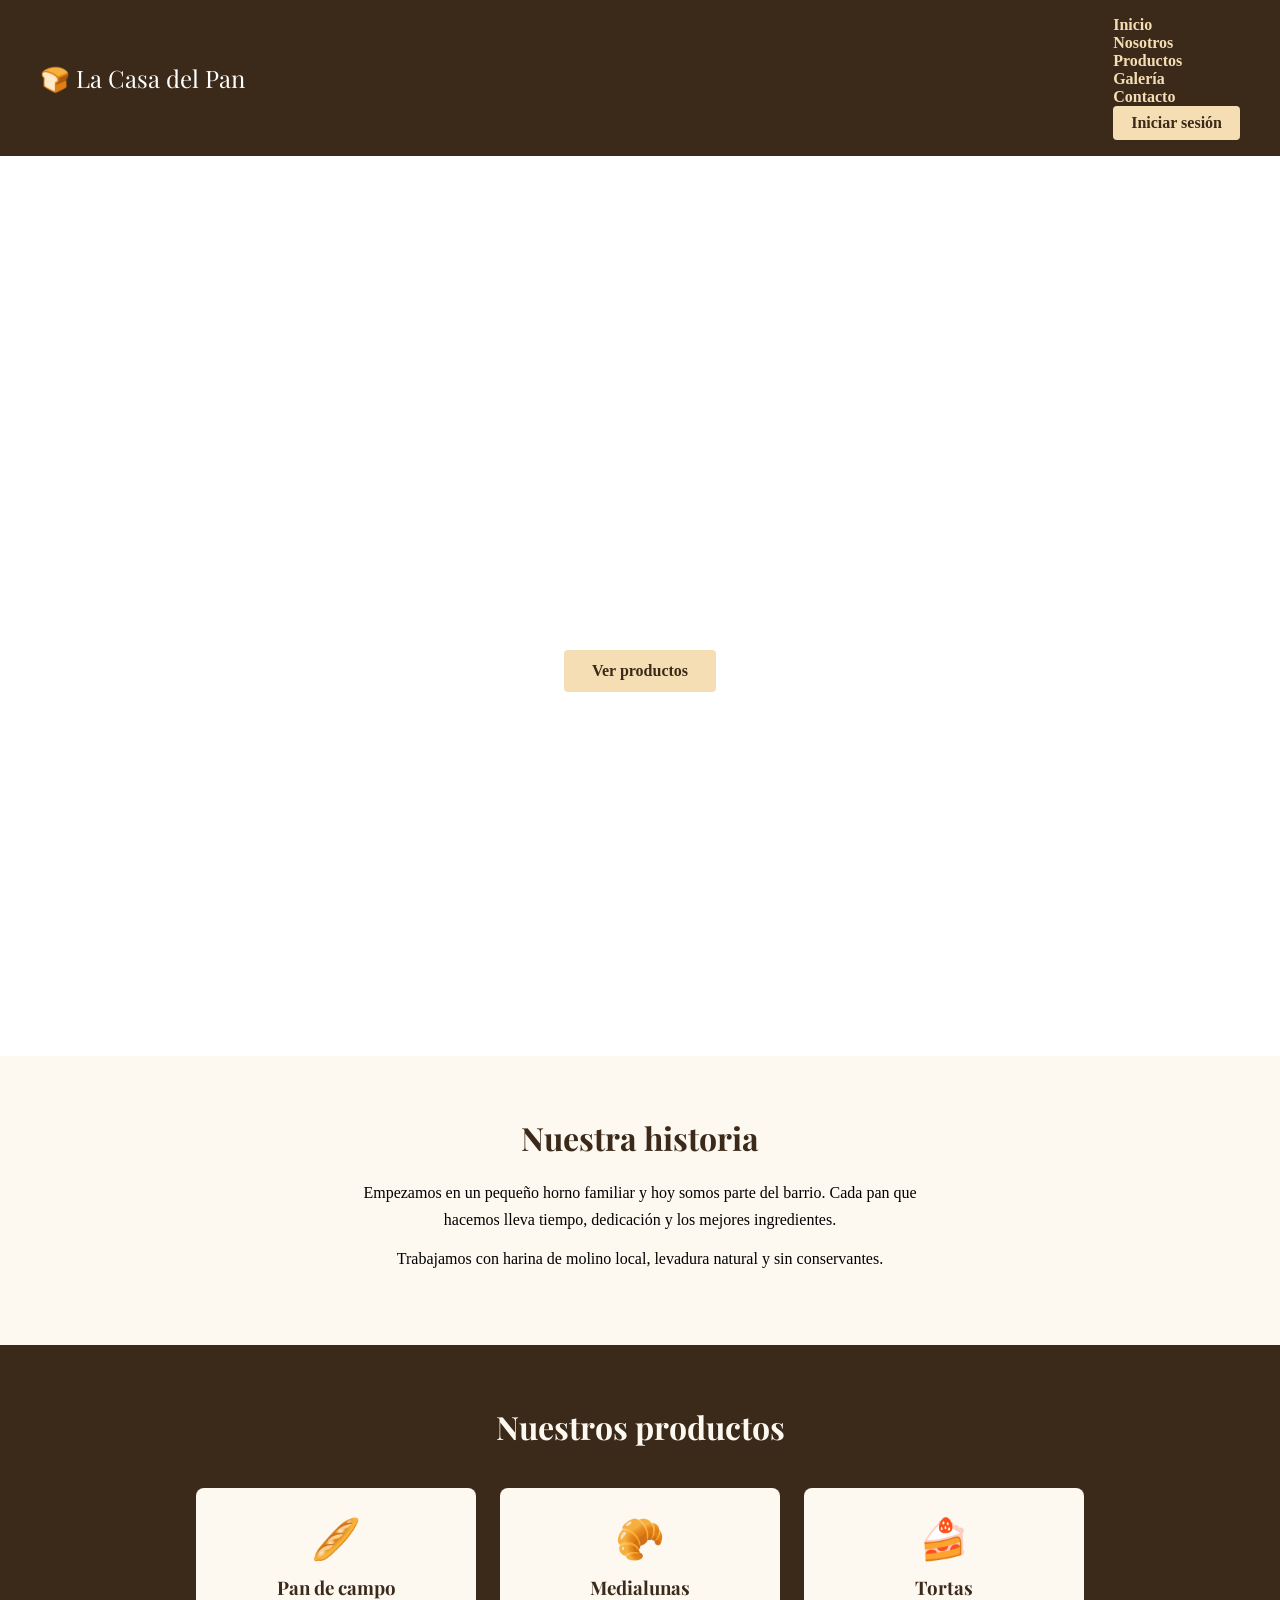
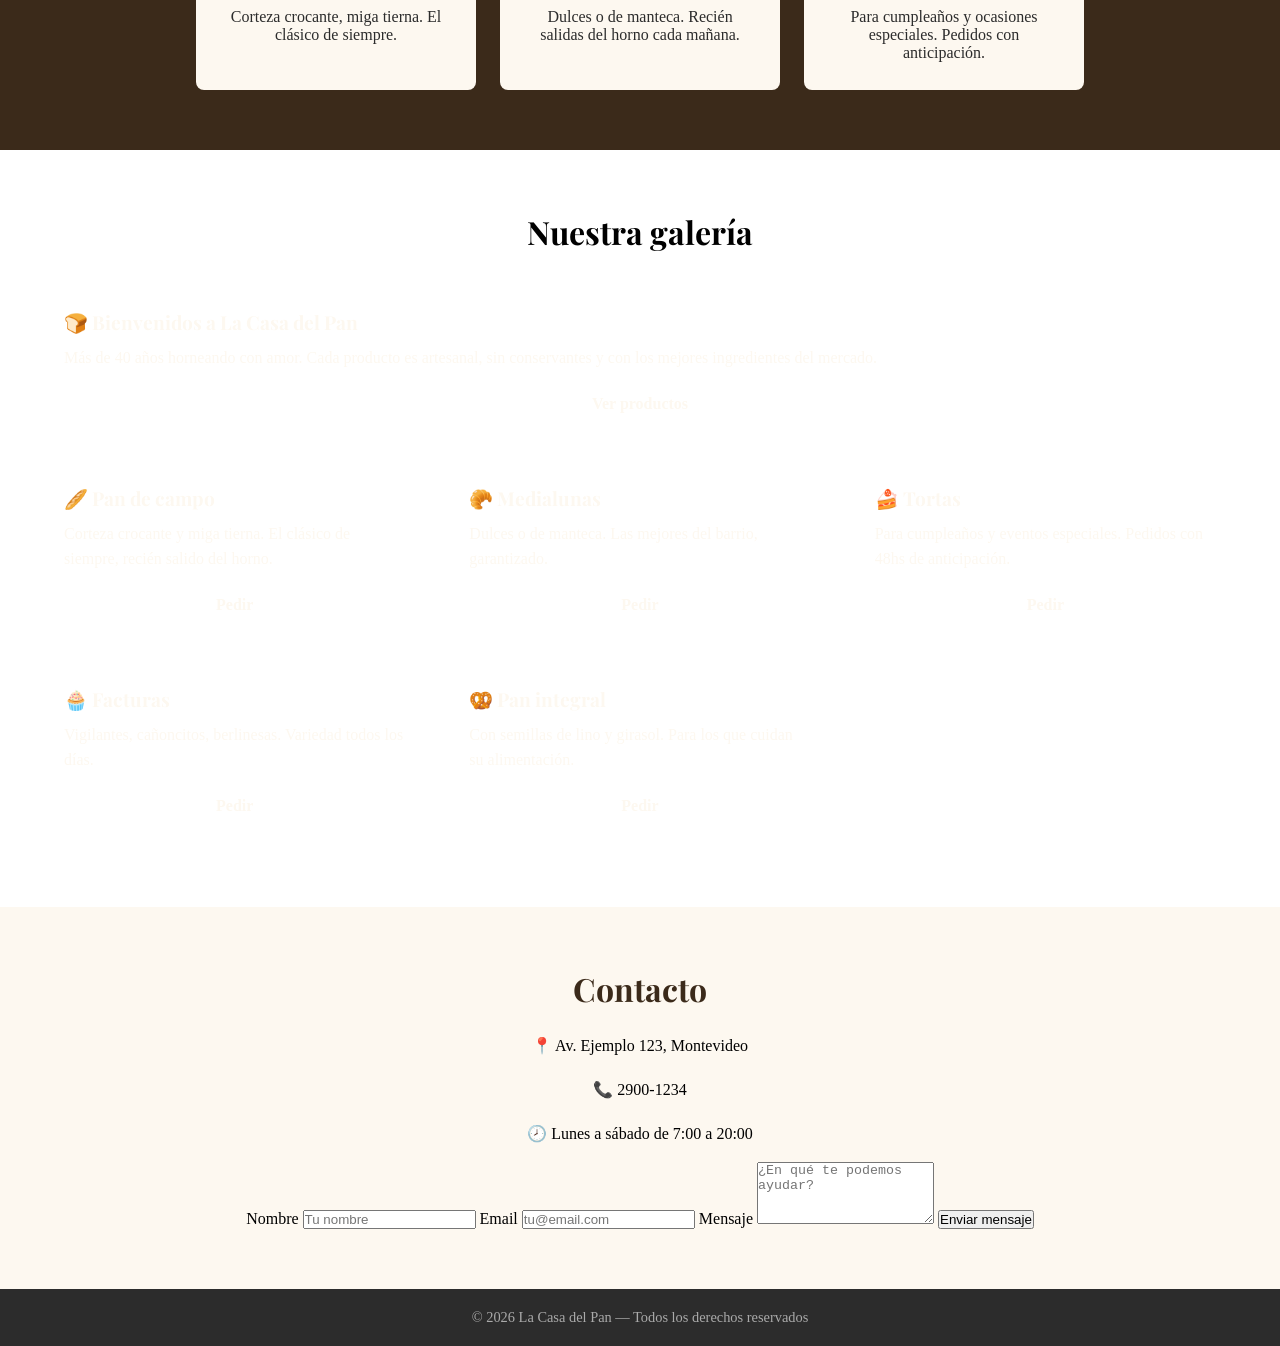
<file: index.html>
<!DOCTYPE html>
<html lang="es">
  <head>
    <meta charset="UTF-8">
    <meta name="viewport" content="width=device-width, initial-scale=1.0">
    <title>La Casa del Pan</title>
    <link href="https://fonts.googleapis.com/css2?family=Playfair+Display:wght@700&family=Lato:wght@400;700&display=swap" rel="stylesheet">
    <link rel="stylesheet" href="estilos.css">
  </head>
  <body>

    <!-- HEADER y NAV -->
    <header>
      <div class="logo">🍞 La Casa del Pan</div>
      <nav>
        <a href="#inicio">Inicio</a>
        <a href="#nosotros">Nosotros</a>
        <a href="#productos">Productos</a>
        <a href="#galeria">Galería</a>
        <a href="#contacto">Contacto</a>
        <a href="login.html" class="boton-header">Iniciar sesión</a>
      </nav>
    </header>

    <!-- MAIN — envuelve todas las secciones -->
    <main>

      <!-- SECCIÓN PRINCIPAL -->
      <section id="inicio" class="hero">
        <h1>Bienvenidos a La Casa del Pan</h1>
        <p>Panadería artesanal Creada en 2026. Masa madre, ingredientes naturales y el sabor de siempre.</p>
        <a href="#productos" class="boton">Ver productos</a>
      </section>

      <!-- SECCIÓN NOSOTROS -->
      <section id="nosotros" class="seccion-clara">
        <h2>Nuestra historia</h2>
        <p>Empezamos en un pequeño horno familiar y hoy somos parte del barrio. Cada pan que hacemos lleva tiempo, dedicación y los mejores ingredientes.</p>
        <p>Trabajamos con harina de molino local, levadura natural y sin conservantes.</p>
      </section>

      <!-- SECCIÓN PRODUCTOS -->
      <section id="productos" class="seccion-oscura">
        <h2>Nuestros productos</h2>
        <div class="grilla">
          <div class="tarjeta">
            <span class="emoji">🥖</span>
            <h3>Pan de campo</h3>
            <p>Corteza crocante, miga tierna. El clásico de siempre.</p>
          </div>
          <div class="tarjeta">
            <span class="emoji">🥐</span>
            <h3>Medialunas</h3>
            <p>Dulces o de manteca. Recién salidas del horno cada mañana.</p>
          </div>
          <div class="tarjeta">
            <span class="emoji">🍰</span>
            <h3>Tortas</h3>
            <p>Para cumpleaños y ocasiones especiales. Pedidos con anticipación.</p>
          </div>
        </div>
      </section>

      <!-- GALERÍA -->
      <section id="galeria" class="seccion-galeria">
        <h2>Nuestra galería</h2>
        <div class="galeria">
          <div class="galeria-item destacado">
            <h3>🍞 Bienvenidos a La Casa del Pan</h3>
            <p>Más de 40 años horneando con amor. Cada producto es artesanal, sin conservantes y con los mejores ingredientes del mercado.</p>
            <a href="#productos">Ver productos</a>
          </div>
          <div class="galeria-item">
            <h3>🥖 Pan de campo</h3>
            <p>Corteza crocante y miga tierna. El clásico de siempre, recién salido del horno.</p>
            <a href="#contacto">Pedir</a>
          </div>
          <div class="galeria-item">
            <h3>🥐 Medialunas</h3>
            <p>Dulces o de manteca. Las mejores del barrio, garantizado.</p>
            <a href="#contacto">Pedir</a>
          </div>
          <div class="galeria-item">
            <h3>🍰 Tortas</h3>
            <p>Para cumpleaños y eventos especiales. Pedidos con 48hs de anticipación.</p>
            <a href="#contacto">Pedir</a>
          </div>
          <div class="galeria-item">
            <h3>🧁 Facturas</h3>
            <p>Vigilantes, cañoncitos, berlinesas. Variedad todos los días.</p>
            <a href="#contacto">Pedir</a>
          </div>
          <div class="galeria-item">
            <h3>🥨 Pan integral</h3>
            <p>Con semillas de lino y girasol. Para los que cuidan su alimentación.</p>
            <a href="#contacto">Pedir</a>
          </div>
        </div>
      </section>

      <!-- CONTACTO -->
      <section id="contacto" class="seccion-clara">
        <h2>Contacto</h2>
        <p>📍 Av. Ejemplo 123, Montevideo</p>
        <p>📞 2900-1234</p>
        <p>🕗 Lunes a sábado de 7:00 a 20:00</p>
        <form class="formulario">
          <label for="nombre">Nombre</label>
          <input type="text" id="nombre" placeholder="Tu nombre">
          <label for="email">Email</label>
          <input type="email" id="email" placeholder="tu@email.com">
          <label for="mensaje">Mensaje</label>
          <textarea id="mensaje" rows="4" placeholder="¿En qué te podemos ayudar?"></textarea>
          <button type="submit">Enviar mensaje</button>
        </form>
      </section>

    </main>

    <!-- FOOTER -->
    <footer>
      <p>&copy; 2026 La Casa del Pan — Todos los derechos reservados</p>
    </footer>

  </body>
</html>
</file>
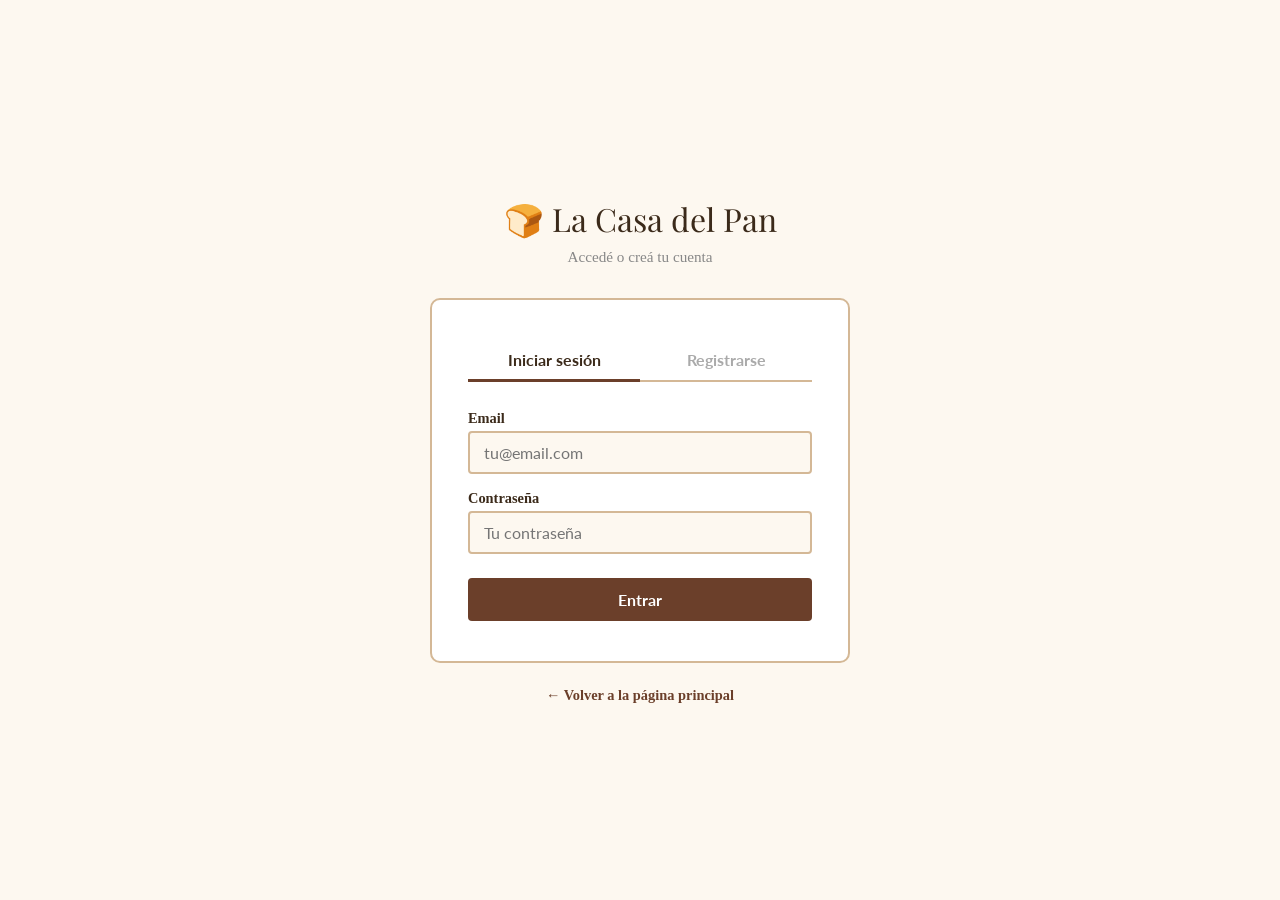
<file: login.html>
<!DOCTYPE html>
<html lang="es">
  <head>
    <meta charset="UTF-8">
    <meta name="viewport" content="width=device-width, initial-scale=1.0">
    <title>La Casa del Pan — Acceder</title>
    <link href="https://fonts.googleapis.com/css2?family=Playfair+Display:wght@700&family=Lato:wght@400;700&display=swap" rel="stylesheet">
    <link rel="stylesheet" href="estilos.css">
    <style>
      .auth-container {
        min-height: 100vh;
        background-color: #fdf8f0;
        display: flex;
        flex-direction: column;
        align-items: center;
        justify-content: center;
        padding: 40px 20px;
      }

      .auth-logo {
        font-family: 'Playfair Display', serif;
        font-size: 2rem;
        color: #3b2a1a;
        margin-bottom: 8px;
      }

      .auth-subtitulo {
        color: #888;
        margin-bottom: 32px;
        font-size: 0.95rem;
      }

      .auth-caja {
        background-color: #fff;
        border: 2px solid #d4b896;
        border-radius: 10px;
        padding: 40px 36px;
        width: 100%;
        max-width: 420px;
      }

      .auth-tabs {
        display: flex;
        margin-bottom: 28px;
        border-bottom: 2px solid #d4b896;
      }

      .auth-tab {
        flex: 1;
        text-align: center;
        padding: 10px;
        cursor: pointer;
        font-weight: 700;
        color: #aaa;
        font-family: 'Lato', sans-serif;
        background: none;
        border: none;
        font-size: 1rem;
      }

      .auth-tab.activo {
        color: #3b2a1a;
        border-bottom: 3px solid #6b3f2a;
        margin-bottom: -2px;
      }

      .auth-form {
        display: none;
        flex-direction: column;
        gap: 16px;
      }

      .auth-form.visible {
        display: flex;
      }

      .auth-form label {
        font-weight: 700;
        color: #3b2a1a;
        margin-bottom: 4px;
        display: block;
        font-size: 0.9rem;
      }

      .auth-form input {
        width: 100%;
        padding: 10px 14px;
        border: 2px solid #d4b896;
        border-radius: 4px;
        font-family: 'Lato', sans-serif;
        font-size: 1rem;
        background-color: #fdf8f0;
        color: #2c2c2c;
      }

      .auth-form input:focus {
        outline: none;
        border-color: #6b3f2a;
      }

      .auth-form button {
        width: 100%;
        padding: 12px;
        background-color: #6b3f2a;
        color: #fff;
        border: none;
        border-radius: 4px;
        font-size: 1rem;
        font-weight: 700;
        cursor: pointer;
        font-family: 'Lato', sans-serif;
        margin-top: 8px;
      }

      .auth-form button:hover {
        background-color: #3b2a1a;
      }

      .auth-volver {
        margin-top: 24px;
        font-size: 0.9rem;
        color: #888;
      }

      .auth-volver a {
        color: #6b3f2a;
        font-weight: 700;
        text-decoration: none;
      }

      .auth-volver a:hover {
        text-decoration: underline;
      }

      .mensaje-ok {
        display: none;
        background-color: #d4edda;
        color: #2d6a3f;
        border: 1px solid #b5d9c2;
        border-radius: 4px;
        padding: 12px;
        text-align: center;
        font-weight: 700;
      }
    </style>
  </head>
  <body>

    <div class="auth-container">
      <div class="auth-logo">🍞 La Casa del Pan</div>
      <p class="auth-subtitulo">Accedé o creá tu cuenta</p>

      <div class="auth-caja">

        <!-- TABS -->
        <div class="auth-tabs">
          <button class="auth-tab activo" onclick="mostrarTab('login')">Iniciar sesión</button>
          <button class="auth-tab" onclick="mostrarTab('registro')">Registrarse</button>
        </div>

        <!-- FORMULARIO LOGIN -->
        <div id="form-login" class="auth-form visible">
          <div>
            <label for="login-email">Email</label>
            <input type="email" id="login-email" placeholder="tu@email.com">
          </div>
          <div>
            <label for="login-pass">Contraseña</label>
            <input type="password" id="login-pass" placeholder="Tu contraseña">
          </div>
          <div id="msg-login" class="mensaje-ok">✅ ¡Bienvenido de vuelta!</div>
          <button onclick="simularLogin()">Entrar</button>
        </div>

        <!-- FORMULARIO REGISTRO -->
        <div id="form-registro" class="auth-form">
          <div>
            <label for="reg-nombre">Nombre completo</label>
            <input type="text" id="reg-nombre" placeholder="Tu nombre">
          </div>
          <div>
            <label for="reg-email">Email</label>
            <input type="email" id="reg-email" placeholder="tu@email.com">
          </div>
          <div>
            <label for="reg-pass">Contraseña</label>
            <input type="password" id="reg-pass" placeholder="Elegí una contraseña">
          </div>
          <div>
            <label for="reg-pass2">Repetir contraseña</label>
            <input type="password" id="reg-pass2" placeholder="Repetí la contraseña">
          </div>
          <div id="msg-registro" class="mensaje-ok">✅ ¡Cuenta creada con éxito!</div>
          <button onclick="simularRegistro()">Crear cuenta</button>
        </div>

      </div>

      <p class="auth-volver">
        <a href="index.html">← Volver a la página principal</a>
      </p>
    </div>

    <script>
      function mostrarTab(tab) {
        document.getElementById('form-login').classList.remove('visible');
        document.getElementById('form-registro').classList.remove('visible');
        document.getElementById('form-' + tab).classList.add('visible');

        document.querySelectorAll('.auth-tab').forEach(t => t.classList.remove('activo'));
        event.target.classList.add('activo');
      }

      function simularLogin() {
        const email = document.getElementById('login-email').value;
        const pass = document.getElementById('login-pass').value;
        if (email && pass) {
          document.getElementById('msg-login').style.display = 'block';
        } else {
          alert('Completá todos los campos.');
        }
      }

      function simularRegistro() {
        const nombre = document.getElementById('reg-nombre').value;
        const email = document.getElementById('reg-email').value;
        const pass = document.getElementById('reg-pass').value;
        const pass2 = document.getElementById('reg-pass2').value;
        if (!nombre || !email || !pass || !pass2) {
          alert('Completá todos los campos.');
          return;
        }
        if (pass !== pass2) {
          alert('Las contraseñas no coinciden.');
          return;
        }
        document.getElementById('msg-registro').style.display = 'block';
      }
    </script>

  </body>
</html>
</file>
<file: estilos.css>
/* === RESET === */
* {
  margin: 0;
  padding: 0;
  box-sizing: border-box;
}

/* === TIPOGRAFÍA BASE === */
body {
  font-family: var(--fuente-cuerpo);
  background-color: var(--color-fondo);
  color: var(--color-texto);
  display: grid;
  grid-template-columns: 1fr;
  grid-template-rows: auto 1fr auto;
  grid-template-areas:
    "header"
    "main"
    "footer";
  min-height: 100vh;
}
header { grid-area: header; }
main   { grid-area: main; }
footer { grid-area: footer; }

h1, h2, h3 {
  font-family: 'Playfair Display', serif;
}

/* === HEADER === */
header {
  display: flex;
  justify-content: space-between;
  align-items: center;
  background-color: #3b2a1a;
  color: #fff;
  padding: 16px 40px;
}

.logo {
  font-family: 'Playfair Display', serif;
  font-size: 1.5rem;
}

nav a {
  color: #f5deb3;
  text-decoration: none;
  margin-left: 24px;
  font-weight: 700;
  display: flex;
  align-items: center;
  gap: 24px;
}

nav a:hover {
  color: #fff;
}

/* === HERO === */
.hero {
  background-color: var(--color-secundario);
  color: #fff;
  display: flex;
  flex-direction: column;
  justify-content: center;
  align-items: center;
  min-height: 100vh;
  text-align: center;
  padding: 80px 40px;
}

.hero h1 {
  font-size: 2.8rem;
  margin-bottom: 16px;
}

.hero p {
  font-size: 1.2rem;
  margin-bottom: 32px;
}

.boton {
  display: inline-block;
  background-color: #f5deb3;
  color: #3b2a1a;
  padding: 12px 28px;
  border-radius: 4px;
  font-weight: 700;
  text-decoration: none;
}

.boton:hover {
  background-color: #fff;
}

/* === SECCIONES === */
.seccion-clara {
  background-color: #fdf8f0;
  padding: 60px 40px;
  text-align: center;
}

.seccion-clara h2 {
  font-size: 2rem;
  margin-bottom: 20px;
  color: #3b2a1a;
}

.seccion-clara p {
  max-width: 600px;
  margin: 0 auto;
  margin-bottom: 12px;
  line-height: 1.7;
}

.seccion-oscura {
  background-color: #3b2a1a;
  color: #fdf8f0;
  padding: 60px 40px;
  text-align: center;
  overflow: hidden;
}

.seccion-oscura h2 {
  font-size: 2rem;
  margin-bottom: 40px;
}

/* === GRILLA DE PRODUCTOS === */
.grilla {
  display: flex;
  justify-content: center;
  gap: 24px;
  flex-wrap: wrap;
}

.tarjeta {
  display: inline-block;
  width: 220px;
  flex: 1 1 280px;
  max-width: 280px;
  background-color: #fdf8f0;
  color: #2c2c2c;
  padding: 28px 24px;
  border-radius: 8px;
}

.emoji {
  font-size: 2.5rem;
  display: block;
  margin-bottom: 12px;
}

.tarjeta h3 {
  margin-bottom: 8px;
  color: #3b2a1a;
}

/* === CONTACTO === */
#contacto p {
  line-height: 2;
}

/* === FOOTER === */
footer {
  background-color: #2c2c2c;
  color: #aaa;
  text-align: center;
  padding: 20px;
  font-size: 0.9rem;

}
/* Esto es del boton de login q pidio el profe */
.boton-header {
  display: inline-block;
  background-color: #f5deb3;
  color: #3b2a1a;
  padding: 8px 18px;
  border-radius: 4px;
  font-weight: 700;
  text-decoration: none;
  margin-left: 24px;
}

.boton-header:hover {
  background-color: #fff;
}
/* === GALERÍA === */
.seccion-galeria {
  padding: 60px 40px;
  background-color: var(--color-fondo);
}

.seccion-galeria h2 {
  text-align: center;
  font-size: 2rem;
  color: var(--color-primario);
  margin-bottom: 32px;
}

.galeria {
  display: grid;
  grid-template-columns: repeat(3, 1fr);
  gap: 16px;
}

.galeria-item:first-child {
  grid-column: span 3;
}

/* === FLEXBOX DENTRO DE CADA TARJETA === */
.galeria-item {
  padding: 24px;
  background-color: var(--color-primario);
  color: #fdf8f0;
  border-radius: 8px;
  display: flex;
  flex-direction: column;
  justify-content: space-between;
  min-height: 160px;
}

.galeria-item h3 {
  font-size: 1.2rem;
  margin-bottom: 10px;
  color: var(--color-acento);
}

.galeria-item p {
  flex: 1;
  line-height: 1.6;
  margin-bottom: 16px;
}

.galeria-item a {
  display: inline-block;
  background-color: var(--color-acento);
  color: var(--color-primario);
  padding: 8px 16px;
  border-radius: 4px;
  font-weight: 700;
  text-decoration: none;
  text-align: center;
}

.galeria-item a:hover {
  background-color: #fff;
}

.destacado {
  background-color: var(--color-secundario);
}
</file>
